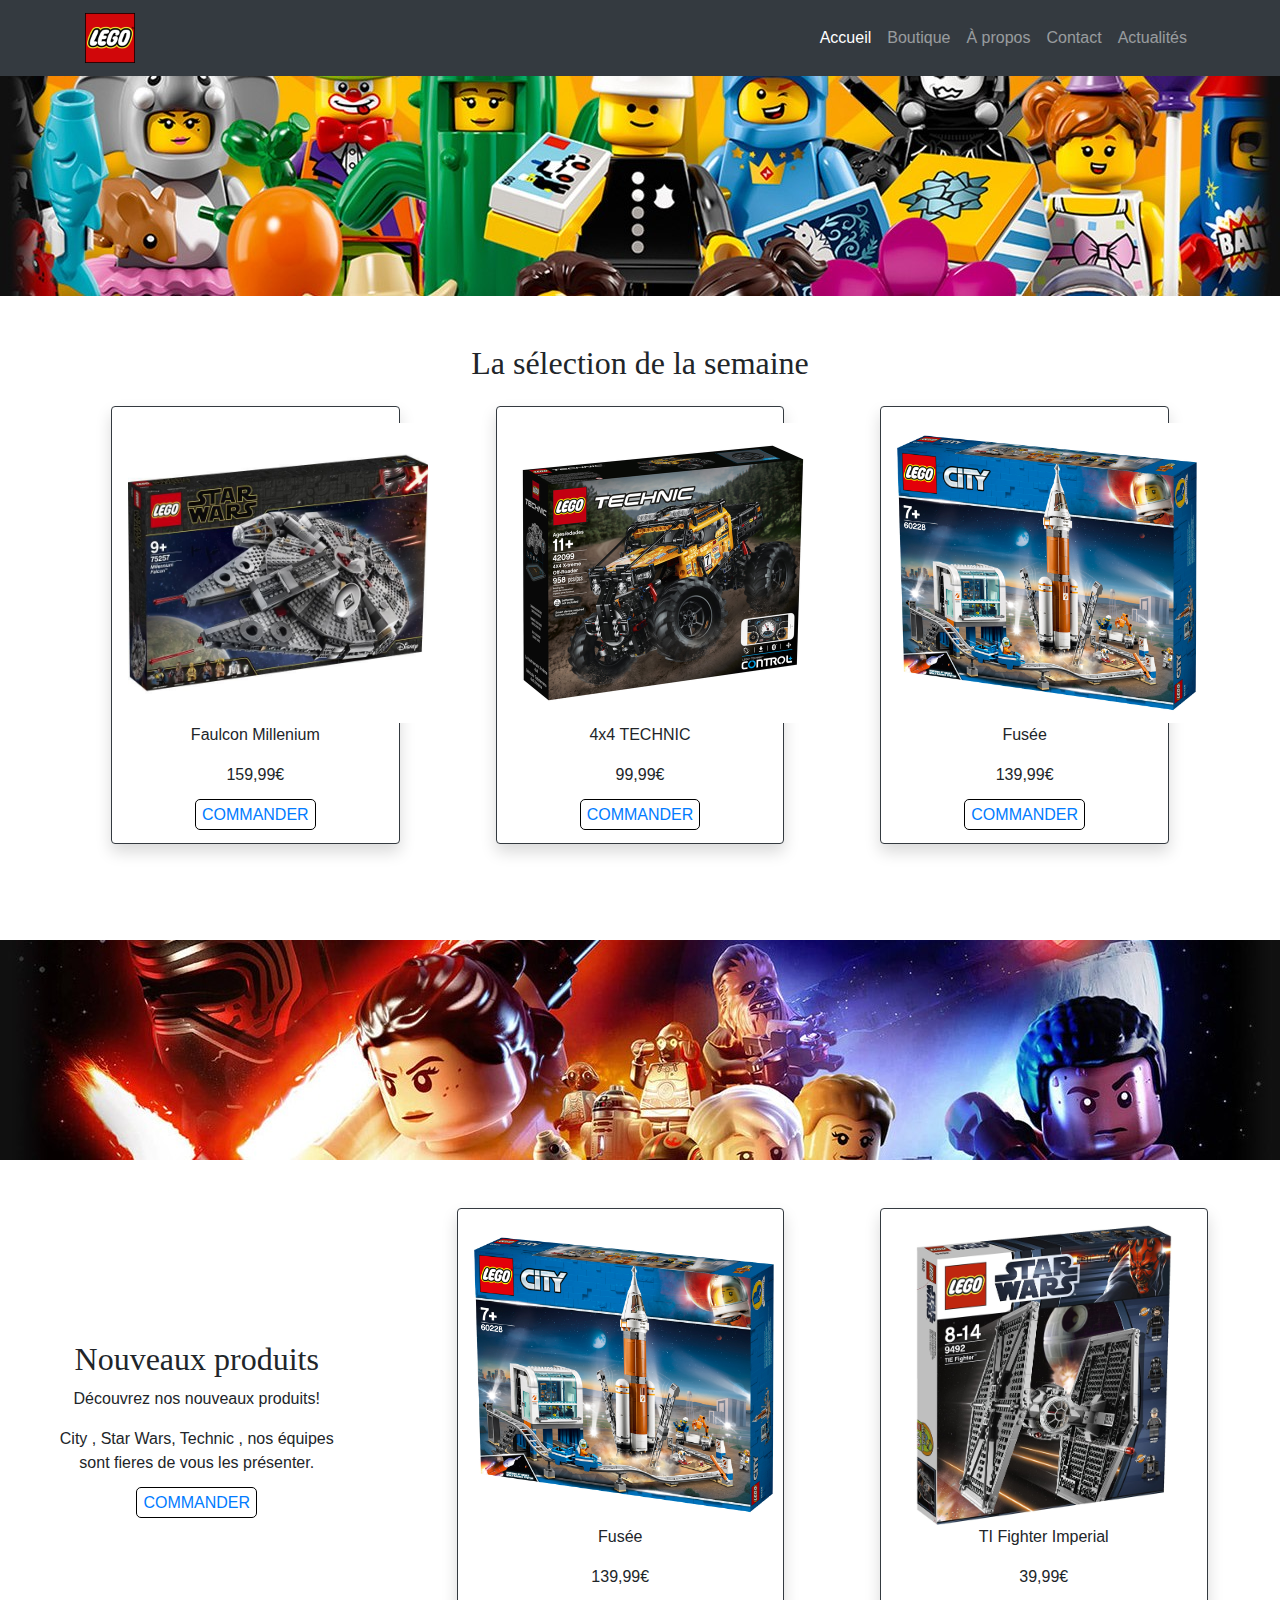
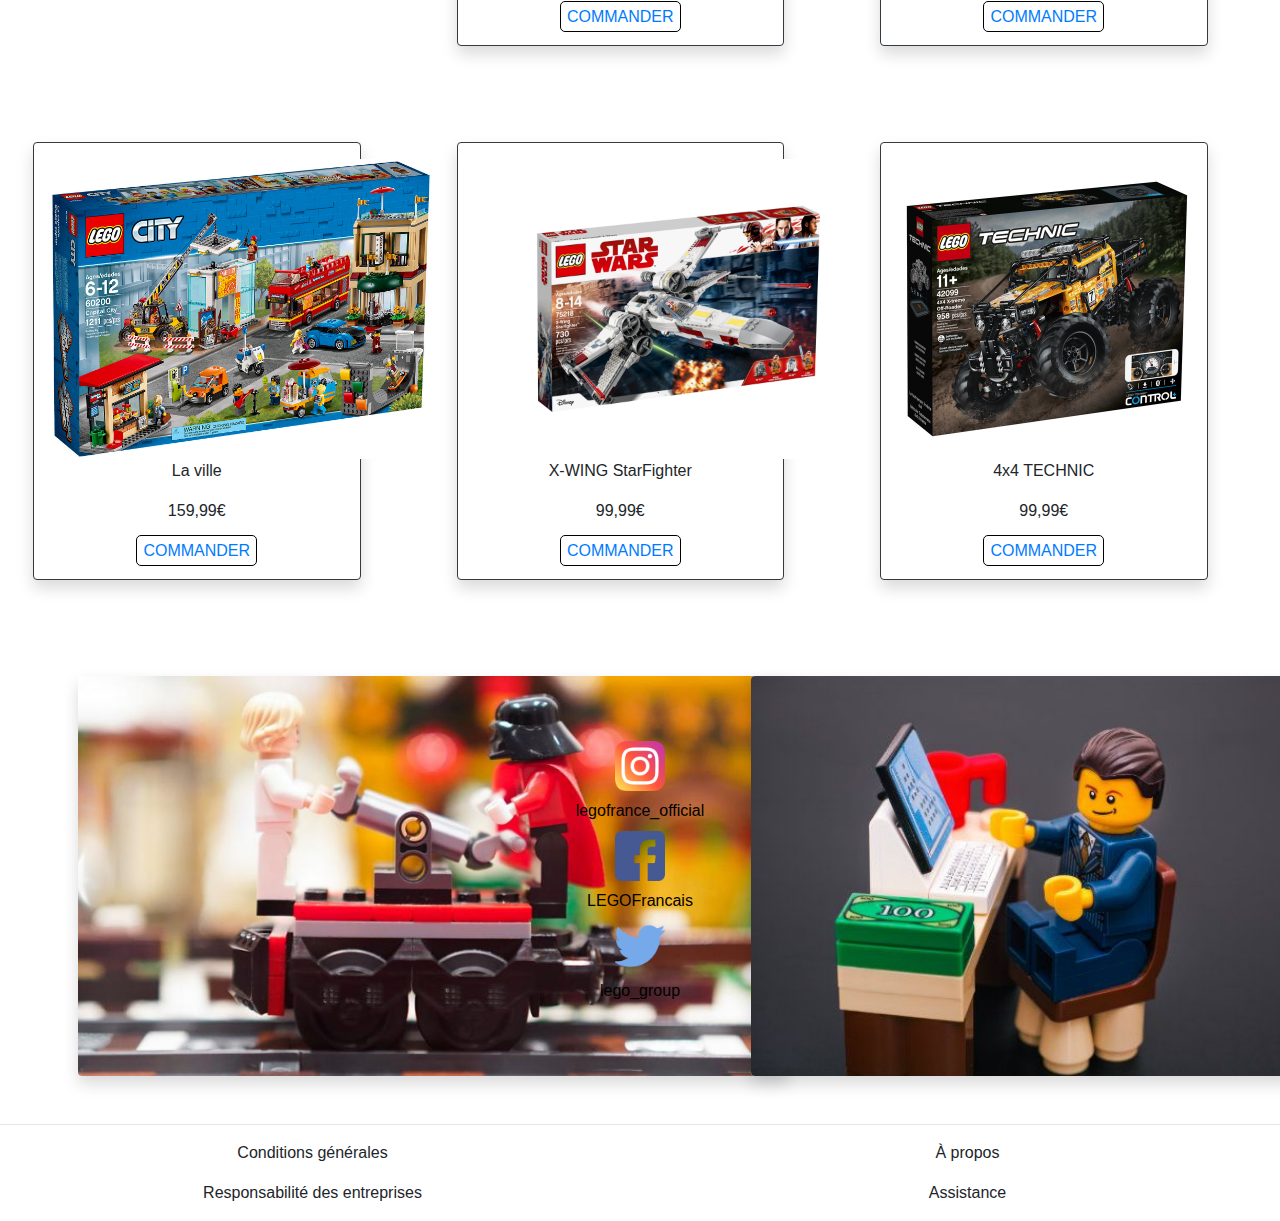
<file: Projet web antoine rollet G1S1A/code/index.html>
<!doctype html>

<html lang="fr">
  <head>
    <meta charset="utf-8">
    <meta name="viewport" content="width=device-width, initial-scale=1, shrink-to-fit=no">

    <link rel="stylesheet" type="text/css" href="style.css">
    <link href="https://fonts.googleapis.com/css?family=Abril+Fatface&display=swap" rel="stylesheet">
    <link rel="stylesheet" href="https://stackpath.bootstrapcdn.com/bootstrap/4.3.1/css/bootstrap.min.css" integrity="sha384-ggOyR0iXCbMQv3Xipma34MD+dH/1fQ784/j6cY/iJTQUOhcWr7x9JvoRxT2MZw1T" crossorigin="anonymous">

    <title>LEGO</title>
  </head>


  <body>

	  	<nav class="navbar navbar-expand-lg navbar navbar-dark bg-dark sticky-top">
	  		<div class="container">
  		<a class="navbar-brand" href="#"><img src="../images/Lego.png" class="logo" alt="Logo"></a>
  <button class="navbar-toggler" type="button" data-toggle="collapse" data-target="#navbarSupportedContent" aria-controls="navbarSupportedContent" aria-expanded="false" aria-label="Toggle navigation">
    <span class="navbar-toggler-icon"></span>
  </button>

  <div class="collapse navbar-collapse" id="navbarSupportedContent">
    <ul class="navbar-nav mr-auto w-100 justify-content-end">
      <li class="nav-item active">
        <a class="nav-link" href="index.html">Accueil<span class="sr-only">(current)</span></a>
      </li>
      <li class="nav-item">
        <a class="nav-link" href="boutique.html">Boutique</a>
      </li>
      <li class="nav-item"> 
        <a class="nav-link" href="Apropos.html">À propos</a>
      </li>
      <li class="nav-item">
        <a class="nav-link" href="contact.html">Contact</a>
      </li>
      <li class="nav-item">
        <a class="nav-link" href="actualite.html">Actualités</a>
      </li>
    
    </ul>
  </div>
</div>
</nav>

	<header>
	<img src="../images/Voiturelogo.jpg" class="img-fluid" alt="entête" style="width: 100%">
	</header>

	<div class="container-fluid">
	<section class="row text-center m-5 d-flex justify-content-around">

		<div class="col-sm-12 mb-3">
			<h2>La sélection de la semaine</h2>
		</div>

			<div class="col-lg-3 p-3 shadow p-3 mb-5 bg-white rounded border border-dark">
					<img src="../images/sac7.jpg" class="new" alt="Faulcon Millenium">
					<p>Faulcon Millenium</p>
					<p>159,99€</p>
					<a href="produit.html" class="bouton">COMMANDER</a>
			</div>

			<div class="col-lg-3 p-3 shadow p-3 mb-5 bg-white rounded border border-dark">
					<img src="../images/sac2.jpg" class="new " alt="Faulcon">
					<p>4x4 TECHNIC</p>
					<p>99,99€</p>
					<a href="produit.html" class="bouton">COMMANDER</a>
			</div>

			<div class="col-lg-3 p-3 shadow p-3 mb-5 bg-white rounded border border-dark">
					<img src="../images/sac5.jpg" class="new" alt="Fusée">
					<p>Fusée</p>
					<p>139,99€</p>
					<a href="produit.html" class="bouton">COMMANDER</a>
			</div>
	</section>
	</div>

	<img src="../images/noel6.jpg"  class="grande-image" alt="grande image">
	




	<section class="row text-center d-flex">

		<div class="col-md-3 align-self-center m-5">
			<h2>Nouveaux produits</h2>
			<p> Découvrez nos nouveaux produits!</p>
			<p> City , Star Wars, Technic , nos équipes sont fieres de vous les présenter.</p>
			<a href="boutique.html" class="bouton">COMMANDER</a>
		</div>

		<div class="col-lg-3 shadow p-3 mb-5 bg-white rounded border border-dark m-5">
			<img src="../images/sac5.jpg" class="new" alt="Fusée">
			<p>Fusée</p>
			<p>139,99€</p>
			<a href="produit.html" class="bouton">COMMANDER</a>
		</div>

		<div class="col-lg-3 shadow p-3 mb-5 bg-white rounded border border-dark m-5">
			<img src="../images/petitsac.jpg" class="new" alt="TI">
			<p>TI Fighter Imperial</p>
			<p>39,99€</p>
			<a href="produit.html" class="bouton">COMMANDER</a>
		</div>

		<div class="col-lg-3 shadow p-3 mb-5 bg-white rounded border border-dark m-5">
			<img src="../images/bandoulière.jpg" class="new" alt="La ville">
			<p>La ville</p>
			<p>159,99€</p>
			<a href="produit.html" class="bouton">COMMANDER</a>
		</div>

		<div class="col-lg-3 shadow p-3 mb-5 bg-white rounded border border-dark m-5">
			<img src="../images/pochette.jpg" class="new" alt="X-WING">
			<p>X-WING StarFighter</p>
			<p>99,99€</p>
			<a href="produit.html" class="bouton">COMMANDER</a>
		</div>

		<div class="col-lg-3 shadow p-3 mb-5 bg-white rounded border border-dark m-5">
			<img src="../images/sac2.jpg" class="new" alt="4x4">
			<p>4x4 TECHNIC</p>
			<p>99,99€</p>
			<a href="produit.html" class="bouton">COMMANDER</a>
		</div>


	</section>


	<div class="container-fluid">
	<div class="row text-center m-5 d-flex justify-content-around">

		<div class="col-sm-5">
			<img src="../images/insta1.png" class="insta shadow bg-white rounded" alt="insta">
		</div>

		<div class="col-sm-2 align-self-center">
			<img src="../images/instagram.png" class="logo" alt="instagram">
			<a class="nav-link" href="https://www.instagram.com/legofrance_official/?hl=fr" style="color: black;">legofrance_official</a>
			<img src="../images/facebook.png" class="logo" alt="Facebook">
			<a class="nav-link" href="https://fr-fr.facebook.com/LEGOFrancais/" style="color: black;">LEGOFrancais</a>
			<img src="../images/twitter.png" class="logo" alt="Twitter">
			<a class="nav-link" href="https://twitter.com/lego_group" style="color: black;">lego_group</a>
		</div>

 
		<div class="col-sm-5">
			<img src="../images/insta2.png" class="insta shadow bg-white rounded" alt="insta2">
		</div>

	</div>
	</div>


<hr class="mt-5">
<footer class="row text-center d-flex">
	<div class="col-sm-6">
	<p>Conditions générales</p>
	<p>Responsabilité des entreprises</p>
	</div>

	<div class="col-sm-6">
	<p>À propos</p>
	<p>Assistance</p>
	</div>
</footer>






    <script src="https://code.jquery.com/jquery-3.3.1.slim.min.js" integrity="sha384-q8i/X+965DzO0rT7abK41JStQIAqVgRVzpbzo5smXKp4YfRvH+8abtTE1Pi6jizo" crossorigin="anonymous"></script>
    <script src="https://cdnjs.cloudflare.com/ajax/libs/popper.js/1.14.7/umd/popper.min.js" integrity="sha384-UO2eT0CpHqdSJQ6hJty5KVphtPhzWj9WO1clHTMGa3JDZwrnQq4sF86dIHNDz0W1" crossorigin="anonymous"></script>
    <script src="https://stackpath.bootstrapcdn.com/bootstrap/4.3.1/js/bootstrap.min.js" integrity="sha384-JjSmVgyd0p3pXB1rRibZUAYoIIy6OrQ6VrjIEaFf/nJGzIxFDsf4x0xIM+B07jRM" crossorigin="anonymous"></script>
  </body>
</html>
</file>
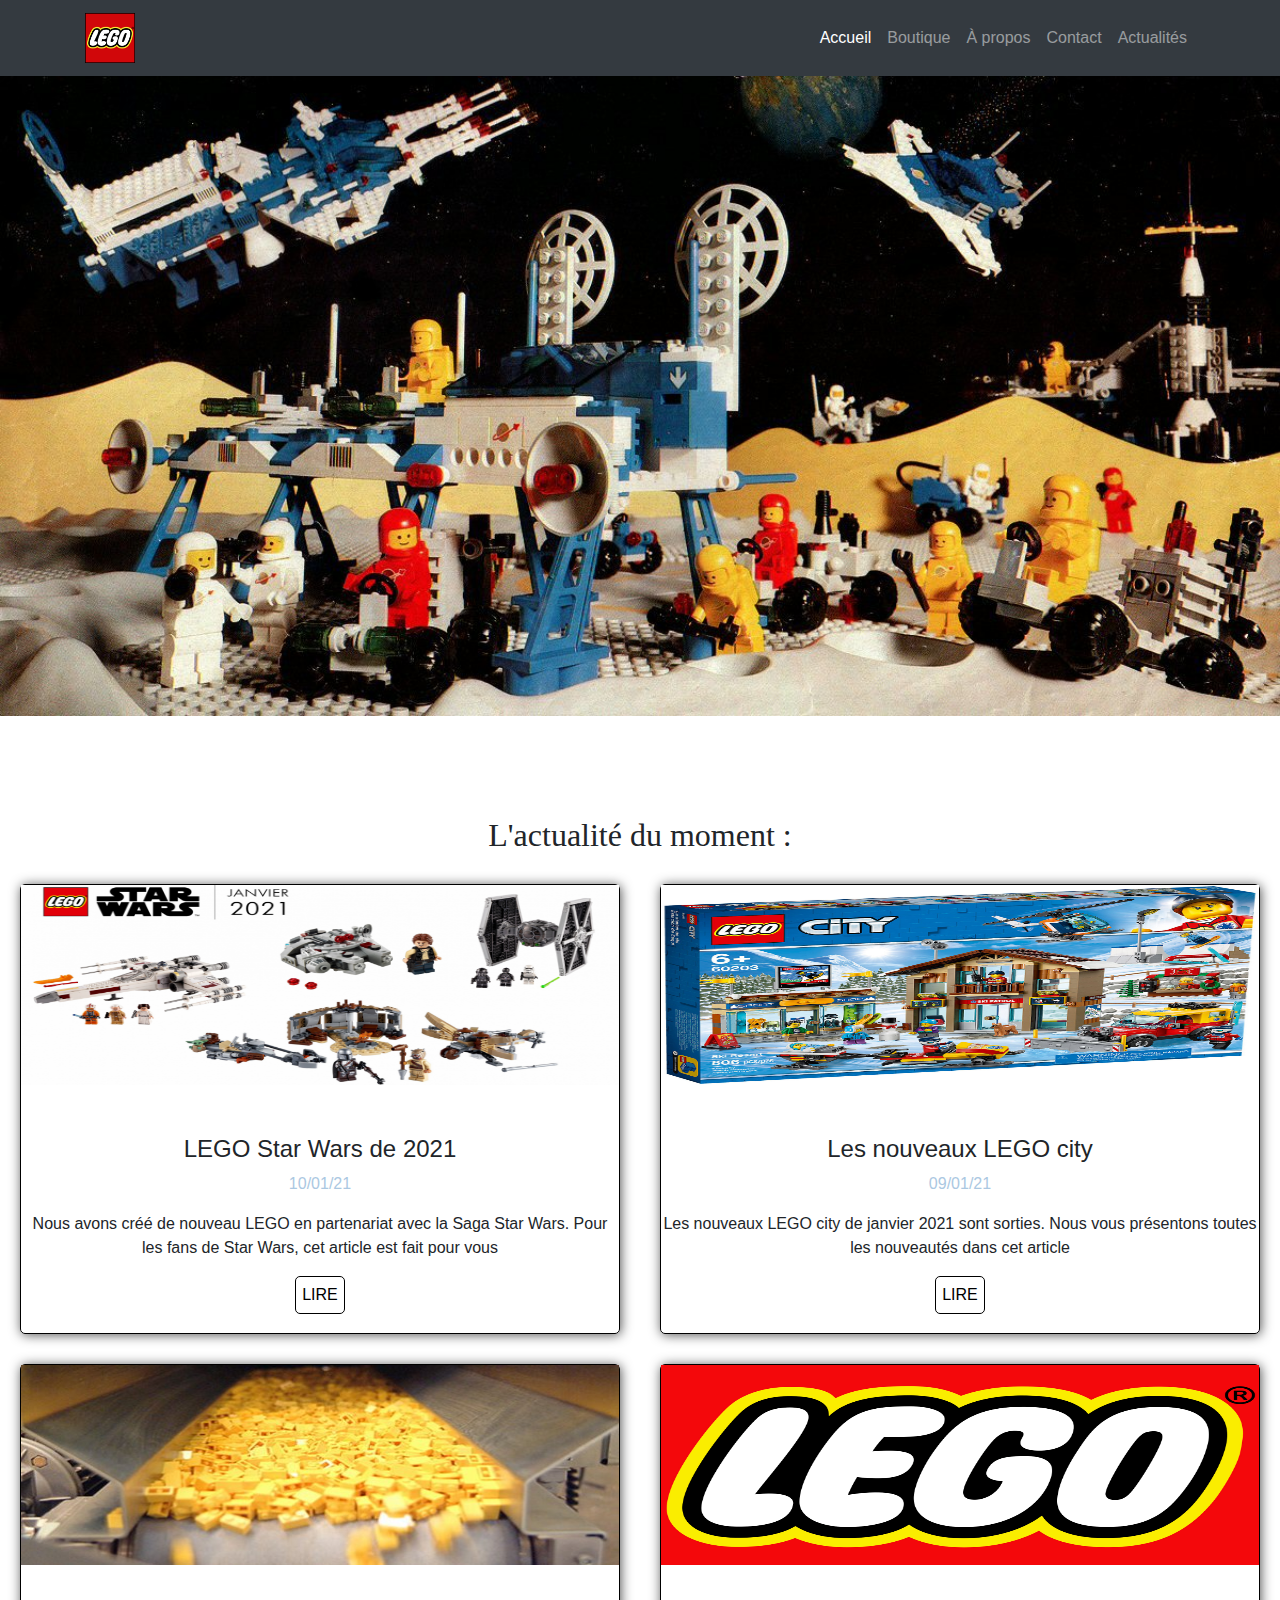
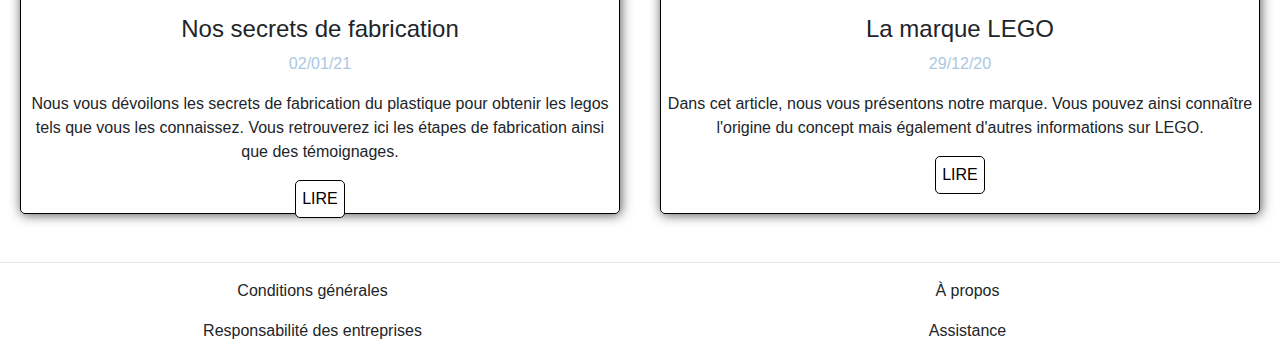
<file: Projet web antoine rollet G1S1A/code/actualite.html>
<!doctype html>


<html lang="fr">
  <head>
    <meta charset="utf-8">
    <meta name="viewport" content="width=device-width, initial-scale=1, shrink-to-fit=no">

    <link rel="stylesheet" type="text/css" href="style.css">
    <link href="https://fonts.googleapis.com/css?family=Abril+Fatface&display=swap" rel="stylesheet">
    <link rel="stylesheet" href="https://stackpath.bootstrapcdn.com/bootstrap/4.3.1/css/bootstrap.min.css" integrity="sha384-ggOyR0iXCbMQv3Xipma34MD+dH/1fQ784/j6cY/iJTQUOhcWr7x9JvoRxT2MZw1T" crossorigin="anonymous">

    <title>LEGO</title>
  </head>


  <body>

	  	<nav class="navbar navbar-expand-lg navbar navbar-dark bg-dark sticky-top">
        <div class="container">
        <a class="navbar-brand" href="#"><img src="../images/logo.png" class="logo" alt="Logo"></a>
  <button class="navbar-toggler" type="button" data-toggle="collapse" data-target="#navbarSupportedContent" aria-controls="navbarSupportedContent" aria-expanded="false" aria-label="Toggle navigation">
    <span class="navbar-toggler-icon"></span>
  </button>

  <div class="collapse navbar-collapse" id="navbarSupportedContent">
    <ul class="navbar-nav mr-auto w-100 justify-content-end">
      <li class="nav-item active">
        <a class="nav-link" href="index.html">Accueil<span class="sr-only">(current)</span></a>
      </li>
      <li class="nav-item">
        <a class="nav-link" href="boutique.html">Boutique</a>
      </li>
      <li class="nav-item"> 
        <a class="nav-link" href="Apropos.html">À propos</a>
      </li>
      <li class="nav-item">
        <a class="nav-link" href="contact.html">Contact</a>
      </li>
      <li class="nav-item">
        <a class="nav-link" href="actualite.html">Actualités</a>
      </li>
    
    </ul>
  </div>
</div>
</nav>

  <header>
    <img src="../images/actu.jpg" class="img-fluid" alt="entête" style="width: 100%">
  </header>

<section class="section2">

    <h2>L'actualité du moment :</h2>

  <section class="section5">

    <div class="similaire2"> 
      <img src="../images/nouveau.jpg" class="actualité" alt="Article1">
      <h4>LEGO Star Wars de 2021</h4>
      <p class="date">10/01/21</p>
      <p>Nous avons créé de nouveau LEGO en partenariat avec la Saga Star Wars. Pour les fans de Star Wars, cet article est fait pour vous</p>
      <button class="bouton"> 
        LIRE
      </button>
    </div>

    <div class="similaire2">
      <img src="../images/defile.jpg" class="actualité" alt="Article2">
      <h4>Les nouveaux LEGO city</h4>
      <p class="date">09/01/21</p>
      <p>Les nouveaux LEGO city de janvier 2021 sont sorties. Nous vous présentons toutes les nouveautés dans cet article</p>
      <button class="bouton"> 
        LIRE
      </button>
    </div>

  </section>

  <section class="section5">

    <div class="similaire2">
      <img src="../images/fabrication.jpg" class="actualité" alt="Artcile3">
      <h4>Nos secrets de fabrication</h4>
      <p class="date">02/01/21</p>
      <p>Nous vous dévoilons les secrets de fabrication du plastique pour obtenir les legos tels que vous les connaissez. Vous retrouverez ici les étapes de fabrication ainsi que des témoignages.</p>
      <button class="bouton"> 
        LIRE
      </button>
    </div>

    <div class="similaire2">
      <img src="../images/logo3.png" class="actualité" alt="Article4">
      <h4>La marque LEGO</h4>
      <p class="date">29/12/20</p>
      <p>Dans cet article, nous vous présentons notre marque. Vous pouvez ainsi connaître l'origine du concept mais également d'autres informations sur LEGO.</p>
      <button class="bouton"> 
        LIRE
      </button>
    </div>

  </section>
</section>

<hr class="mt-5">
<footer class="row text-center d-flex">
  <div class="col-sm-6">
  <p>Conditions générales</p>
  <p>Responsabilité des entreprises</p>
  </div>

  <div class="col-sm-6">
  <p>À propos</p>
  <p>Assistance</p>
  </div>
</footer>

</body>
</html>
</file>
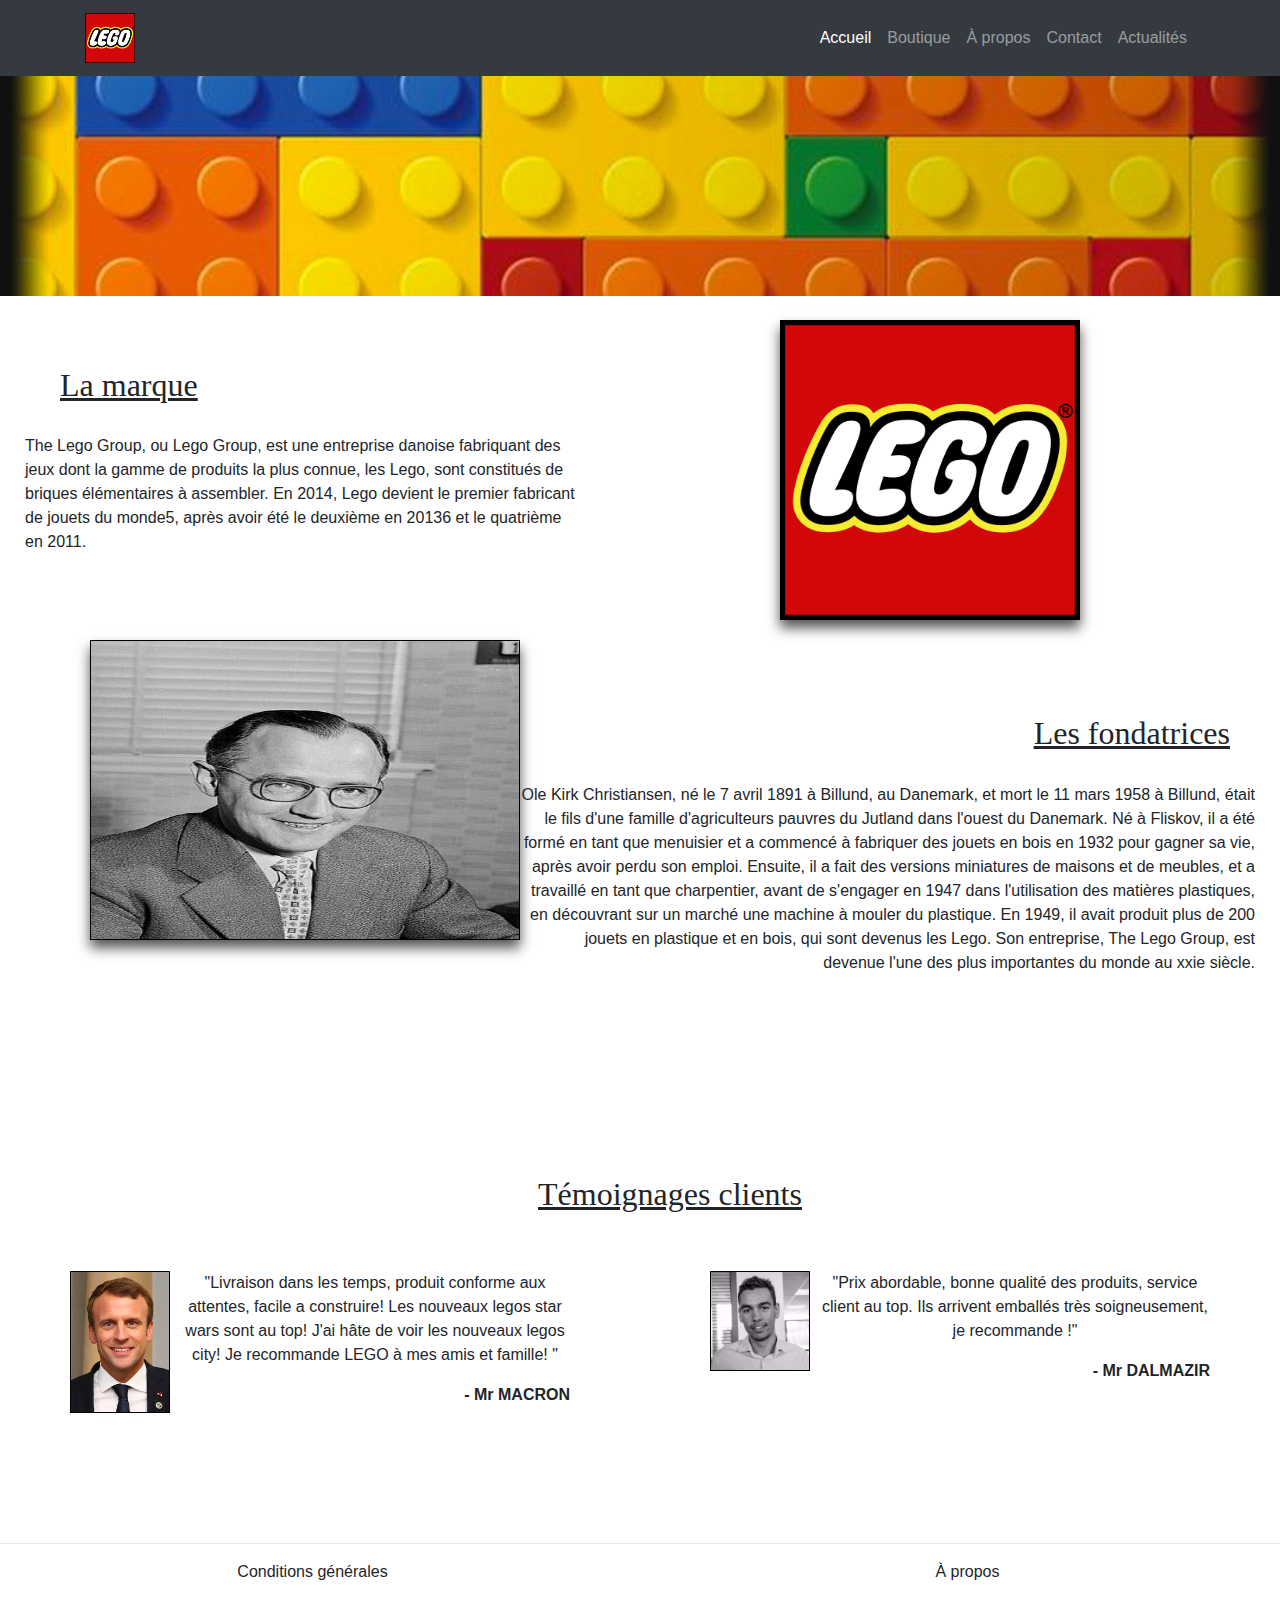
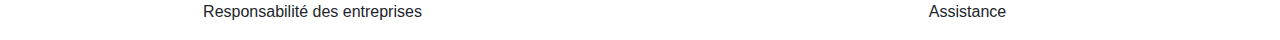
<file: Projet web antoine rollet G1S1A/code/Apropos.html>
<!DOCTYPE html>

<html lang="fr">

<head>

	<title>LEGO</title>

	<meta charset="utf-8">
    <meta name="viewport" content="width=device-width, initial-scale=1, shrink-to-fit=no">

    <link rel="stylesheet" type="text/css" href="style.css">
    <link href="https://fonts.googleapis.com/css?family=Abril+Fatface&display=swap" rel="stylesheet">
    <link rel="stylesheet" href="https://stackpath.bootstrapcdn.com/bootstrap/4.3.1/css/bootstrap.min.css" integrity="sha384-ggOyR0iXCbMQv3Xipma34MD+dH/1fQ784/j6cY/iJTQUOhcWr7x9JvoRxT2MZw1T" crossorigin="anonymous">

</head>

<body>
<nav class="navbar navbar-expand-lg navbar navbar-dark bg-dark sticky-top">
	  		<div class="container">
  		<a class="navbar-brand" href="#"><img src="../images/logo.png" class="logo" alt="Logo"></a>
  <button class="navbar-toggler" type="button" data-toggle="collapse" data-target="#navbarSupportedContent" aria-controls="navbarSupportedContent" aria-expanded="false" aria-label="Toggle navigation">
    <span class="navbar-toggler-icon"></span>
  </button>

  <div class="collapse navbar-collapse" id="navbarSupportedContent">
    <ul class="navbar-nav mr-auto w-100 justify-content-end">
      <li class="nav-item active">
        <a class="nav-link" href="index.html">Accueil<span class="sr-only">(current)</span></a>
      </li>
      <li class="nav-item">
        <a class="nav-link" href="boutique.html">Boutique</a>
      </li>
      <li class="nav-item"> 
        <a class="nav-link" href="Apropos.html">À propos</a>
      </li>
      <li class="nav-item">
        <a class="nav-link" href="contact.html">Contact</a>
      </li>
      <li class="nav-item">
        <a class="nav-link" href="actualite.html">Actualités</a>
      </li>
    
    </ul>
  </div>
</div>
</nav>

	<header>
	<img src="../images/banniereV.jpeg" style="width: 100%" alt="BanniereV">
	</header>

	<h2 class="premier">La marque</h2>

	<div class="marque">

		<p>The Lego Group, ou Lego Group, est une entreprise danoise fabriquant des jeux dont la gamme de produits la plus connue, les Lego, sont constitués de briques élémentaires à assembler. En 2014, Lego devient le premier fabricant de jouets du monde5, après avoir été le deuxième en 20136 et le quatrième en 2011.</p>
		
	</div>

	<img src="../images/sacgris.jpeg" id="gris" alt="Produit1">

	<img src="../images/fonda.JPG" id="fonda" alt="Produit2">		

		<h2 class="deuxieme">Les fondatrices</h2>

	<div class="equipe">
		
		<p>Ole Kirk Christiansen, né le 7 avril 1891 à Billund, au Danemark, et mort le 11 mars 1958 à Billund, était le fils d'une famille d'agriculteurs pauvres du Jutland dans l'ouest du Danemark. Né à Fliskov, il a été formé en tant que menuisier et a commencé à fabriquer des jouets en bois en 1932 pour gagner sa vie, après avoir perdu son emploi. Ensuite, il a fait des versions miniatures de maisons et de meubles, et a travaillé en tant que charpentier, avant de s'engager en 1947 dans l'utilisation des matières plastiques, en découvrant sur un marché une machine à mouler du plastique. En 1949, il avait produit plus de 200 jouets en plastique et en bois, qui sont devenus les Lego. Son entreprise, The Lego Group, est devenue l'une des plus importantes du monde au xxie siècle. </p>

	</div>



	<section>

		<h2 class="troisieme">Témoignages clients</h2>

		<div class="section1">
			<div class="parcours"> 

			<img src="../images/marina.jpeg" class="photo" alt="Produit3">

			<p>"Livraison dans les temps, produit conforme aux attentes, facile a construire! Les nouveaux legos star wars sont au top! J'ai hâte de voir les nouveaux legos city! Je recommande LEGO à mes amis et famille! " </p>
			<p class="nomavis">- Mr MACRON</p>

			</div>

			<div class="parcours"> 

			<img src="../images/alie.jpeg" class="photo" alt="Produit4">

			<p>"Prix abordable, bonne qualité des produits, service client au top. Ils arrivent emballés très soigneusement, je recommande !"</p>
			<p class="nomavis">- Mr DALMAZIR</p>

			</div>

		</div>
	</section>
​


	<hr class="mt-5">
<footer class="row text-center d-flex">
	<div class="col-sm-6">
	<p>Conditions générales</p>
	<p>Responsabilité des entreprises</p>
	</div>

	<div class="col-sm-6">
	<p>À propos</p>
	<p>Assistance</p>
	</div>
</footer>

</body>

</html>
</file>
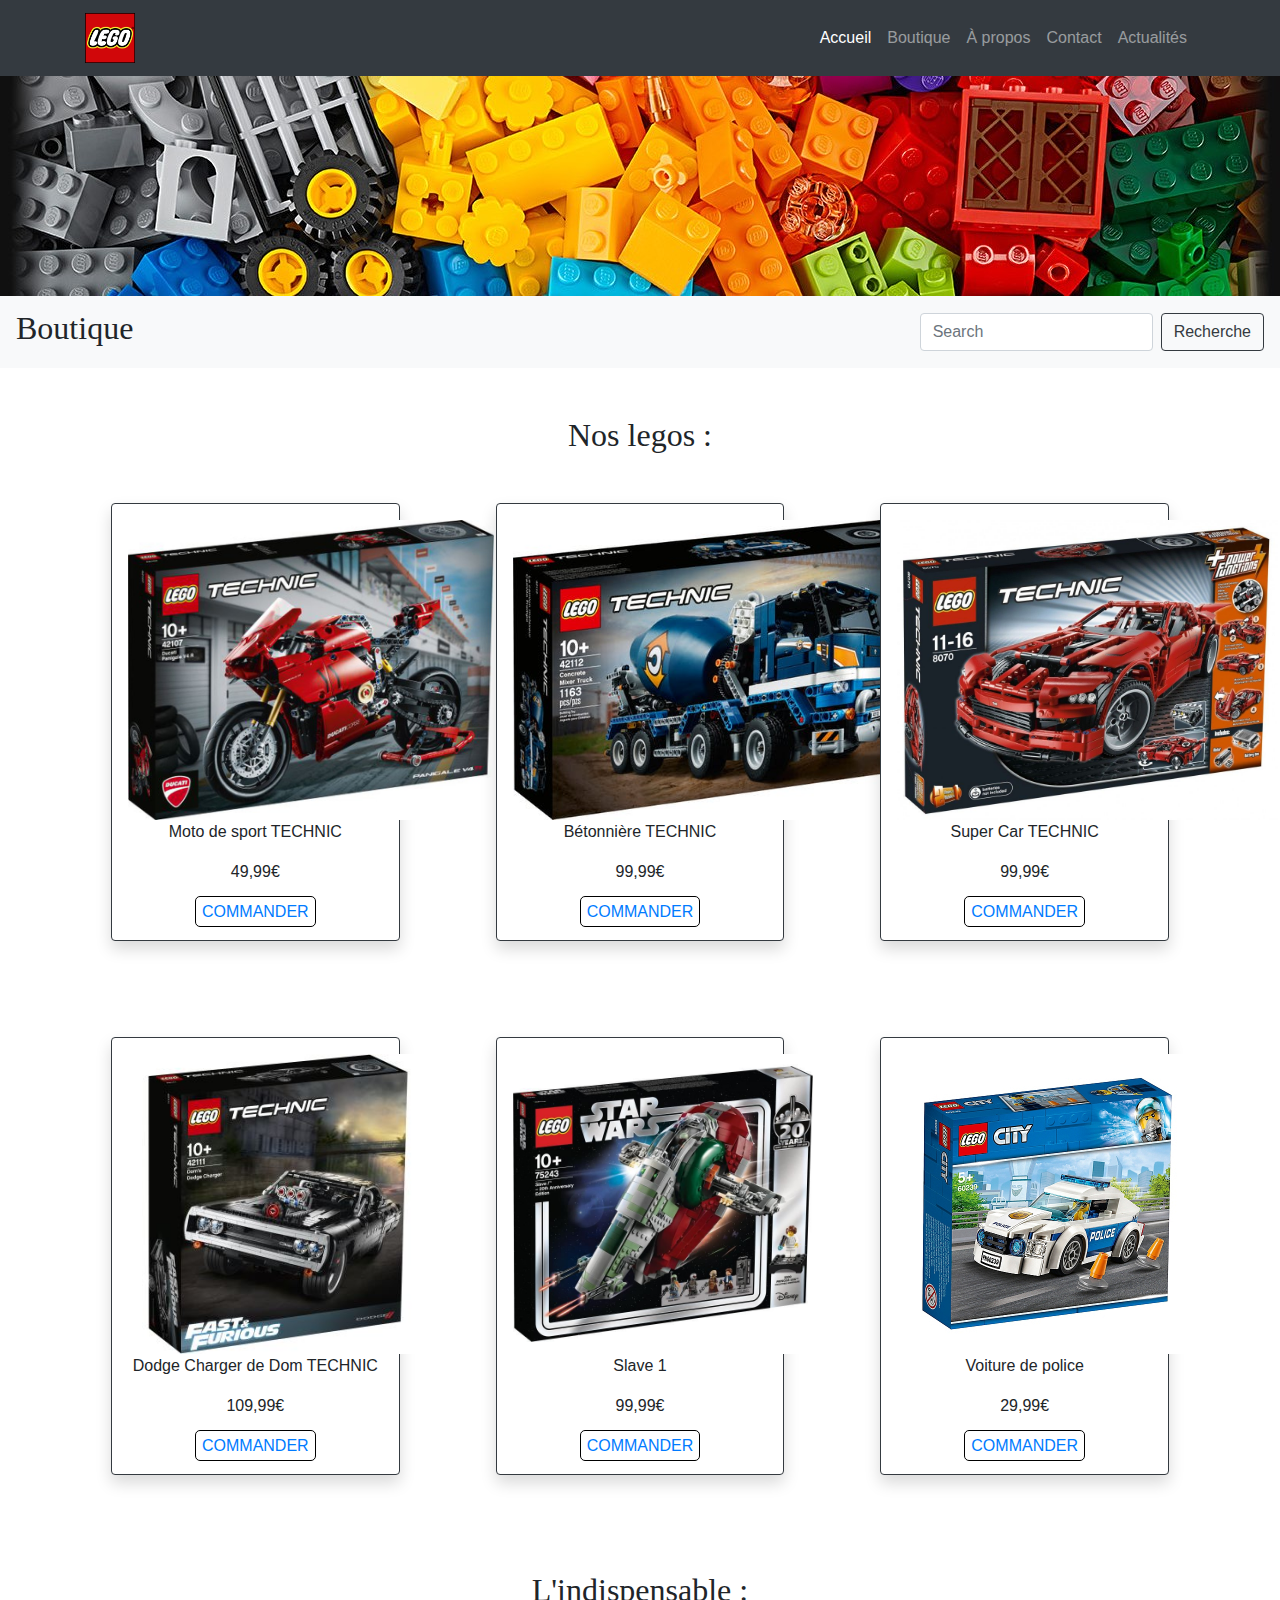
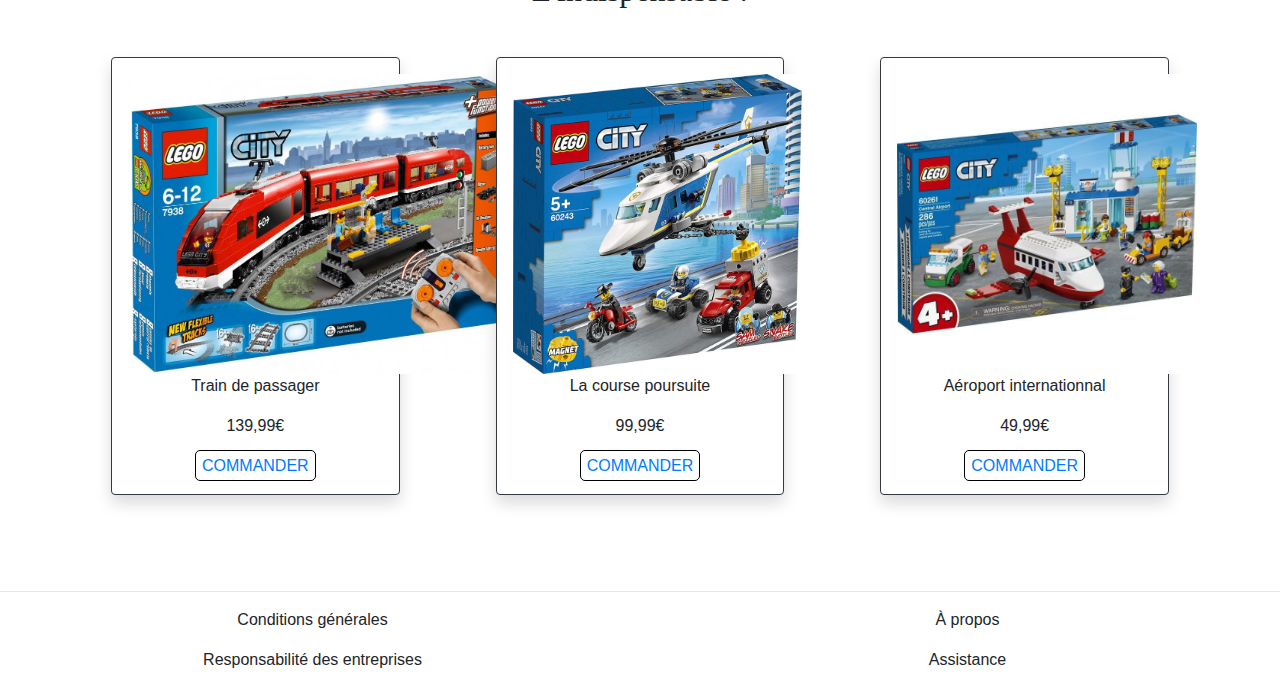
<file: Projet web antoine rollet G1S1A/code/boutique.html>
<!DOCTYPE html>

<html lang="fr">
  <head>
    <meta charset="utf-8">
    <meta name="viewport" content="width=device-width, initial-scale=1, shrink-to-fit=no">

    <link rel="stylesheet" type="text/css" href="style.css">
    <link href="https://fonts.googleapis.com/css?family=Abril+Fatface&display=swap" rel="stylesheet">
    <link rel="stylesheet" href="https://stackpath.bootstrapcdn.com/bootstrap/4.3.1/css/bootstrap.min.css" integrity="sha384-ggOyR0iXCbMQv3Xipma34MD+dH/1fQ784/j6cY/iJTQUOhcWr7x9JvoRxT2MZw1T" crossorigin="anonymous">

    <title>LEGO</title>
  </head>


  <body>
<nav class="navbar navbar-expand-lg navbar navbar-dark bg-dark sticky-top">
	  		<div class="container">
  		<a class="navbar-brand" href="#"><img src="../images/logo.png" class="logo" alt="Logo"></a>
  <button class="navbar-toggler" type="button" data-toggle="collapse" data-target="#navbarSupportedContent" aria-controls="navbarSupportedContent" aria-expanded="false" aria-label="Toggle navigation">
    <span class="navbar-toggler-icon"></span>
  </button>

  <div class="collapse navbar-collapse" id="navbarSupportedContent">
    <ul class="navbar-nav mr-auto w-100 justify-content-end">
      <li class="nav-item active">
        <a class="nav-link" href="index.html">Accueil<span class="sr-only">(current)</span></a>
      </li>
      <li class="nav-item">
        <a class="nav-link" href="boutique.html">Boutique</a>
      </li>
      <li class="nav-item"> 
        <a class="nav-link" href="Apropos.html">À propos</a>
      </li>
      <li class="nav-item">
        <a class="nav-link" href="contact.html">Contact</a>
      </li>
      <li class="nav-item">
        <a class="nav-link" href="actualite.html">Actualités</a>
      </li>
    
    </ul>
  </div>
</div>
</nav>

	<header>
	<img src="../images/sacados.jpeg" class="lego-boutique" style="width: 100%" alt="Boutique">
	</header>

	<nav class="navbar navbar-light bg-light">
  <a class="navbar-brand"><h2>Boutique</h2></a>
  <form class="form-inline">
    <input class="form-control mr-sm-2" type="search" placeholder="Search" aria-label="Search">
    <button class="btn btn-outline-dark my-2 my-sm-0" type="submit">Recherche</button>
  </form>
</nav>

<h2 class="text-center mt-5">Nos legos :</h2>
	
<div class="container-fluid">
	<div class="row text-center m-5 d-flex justify-content-around">

			<div class="col-lg-3 p-3 shadow p-3 mb-5 bg-white rounded border border-dark">
				<img src="../images/sac1.jpeg" alt="Voske gris" class="new">
					<p>Moto de sport TECHNIC</p>
					<p>49,99€</p>
					<a href="produit.html" class="bouton">COMMANDER</a>
			</div>

			<div class="col-lg-3 p-3 shadow p-3 mb-5 bg-white rounded border border-dark">
				<img src="../images/sac2.jpeg" alt="Voske tri-color" class="new ">
					<p>Bétonnière TECHNIC</p>
					<p>99,99€</p>
					<a href="produit.html" class="bouton">COMMANDER</a>
			</div>

			<div class="col-lg-3 p-3 shadow p-3 mb-5 bg-white rounded border border-dark">
				<img src="../images/sac3.jpeg" alt="Voske mini" class="new">
					<p>Super Car TECHNIC</p>
					<p>99,99€</p>
					<a href="produit.html" class="bouton">COMMANDER</a>
			</div>
		</div>

	<div class="row text-center m-5 d-flex justify-content-around">

			<div class="col-lg-3 p-3 shadow p-3 mb-5 bg-white rounded border border-dark">
				<img src="../images/sac4.jpeg" alt="Voske taupe" class="new">
					<p>Dodge Charger de Dom TECHNIC</p>
					<p>109,99€</p>
					<a href="produit.html" class="bouton">COMMANDER</a>
			</div>

			<div class="col-lg-3 p-3 shadow p-3 mb-5 bg-white rounded border border-dark">
				<img src="../images/sac5.jpeg" alt="Voske rose" class="new">
					<p>Slave 1</p>
					<p>99,99€</p>
					<a href="produit.html" class="bouton">COMMANDER</a>
			</div>

			<div class="col-lg-3 p-3 shadow p-3 mb-5 bg-white rounded border border-dark">
				<img src="../images/sac6.jpeg" id="sixieme" alt="Voske long" class="new">
					<p>Voiture de police</p>
					<p>29,99€</p>
					<a href="produit.html" class="bouton">COMMANDER</a>
			</div>
		</div>
</div>

<h2 class="text-center">L'indispensable :</h2>

<div class="container-fluid" id="#totebag">
	<div class="row text-center m-5 d-flex justify-content-around">

			<div class="col-lg-3 p-3 shadow p-3 mb-5 bg-white rounded border border-dark">
				<img src="../images/T1.jpg" alt="Voske gris" class="new">
					<p>Train de passager</p>
					<p>139,99€</p>
					<a href="produit.html" class="bouton">COMMANDER</a>
			</div>

			<div class="col-lg-3 p-3 shadow p-3 mb-5 bg-white rounded border border-dark">
				<img src="../images/T2.jpg" alt="Voske tri-color" class="new ">
					<p>La course poursuite</p>
					<p>99,99€</p>
					<a href="produit.html" class="bouton">COMMANDER</a>
			</div>

			<div class="col-lg-3 p-3 shadow p-3 mb-5 bg-white rounded border border-dark">
				<img src="../images/T3.jpg" alt="Voske mini" class="new">
					<p>Aéroport internationnal</p>
					<p>49,99€</p>
					<a href="produit.html" class="bouton">COMMANDER</a>
			</div>
		</div>
</div>



<hr class="mt-5">
<footer class="row text-center d-flex">
	<div class="col-sm-6">
	<p>Conditions générales</p>
	<p>Responsabilité des entreprises</p>
	</div>

	<div class="col-sm-6">
	<p>À propos</p>
	<p>Assistance</p>
	</div>
</footer>



 <script src="https://code.jquery.com/jquery-3.3.1.slim.min.js" integrity="sha384-q8i/X+965DzO0rT7abK41JStQIAqVgRVzpbzo5smXKp4YfRvH+8abtTE1Pi6jizo" crossorigin="anonymous"></script>
    <script src="https://cdnjs.cloudflare.com/ajax/libs/popper.js/1.14.7/umd/popper.min.js" integrity="sha384-UO2eT0CpHqdSJQ6hJty5KVphtPhzWj9WO1clHTMGa3JDZwrnQq4sF86dIHNDz0W1" crossorigin="anonymous"></script>
    <script src="https://stackpath.bootstrapcdn.com/bootstrap/4.3.1/js/bootstrap.min.js" integrity="sha384-JjSmVgyd0p3pXB1rRibZUAYoIIy6OrQ6VrjIEaFf/nJGzIxFDsf4x0xIM+B07jRM" crossorigin="anonymous"></script>

</body>
</html>
</file>
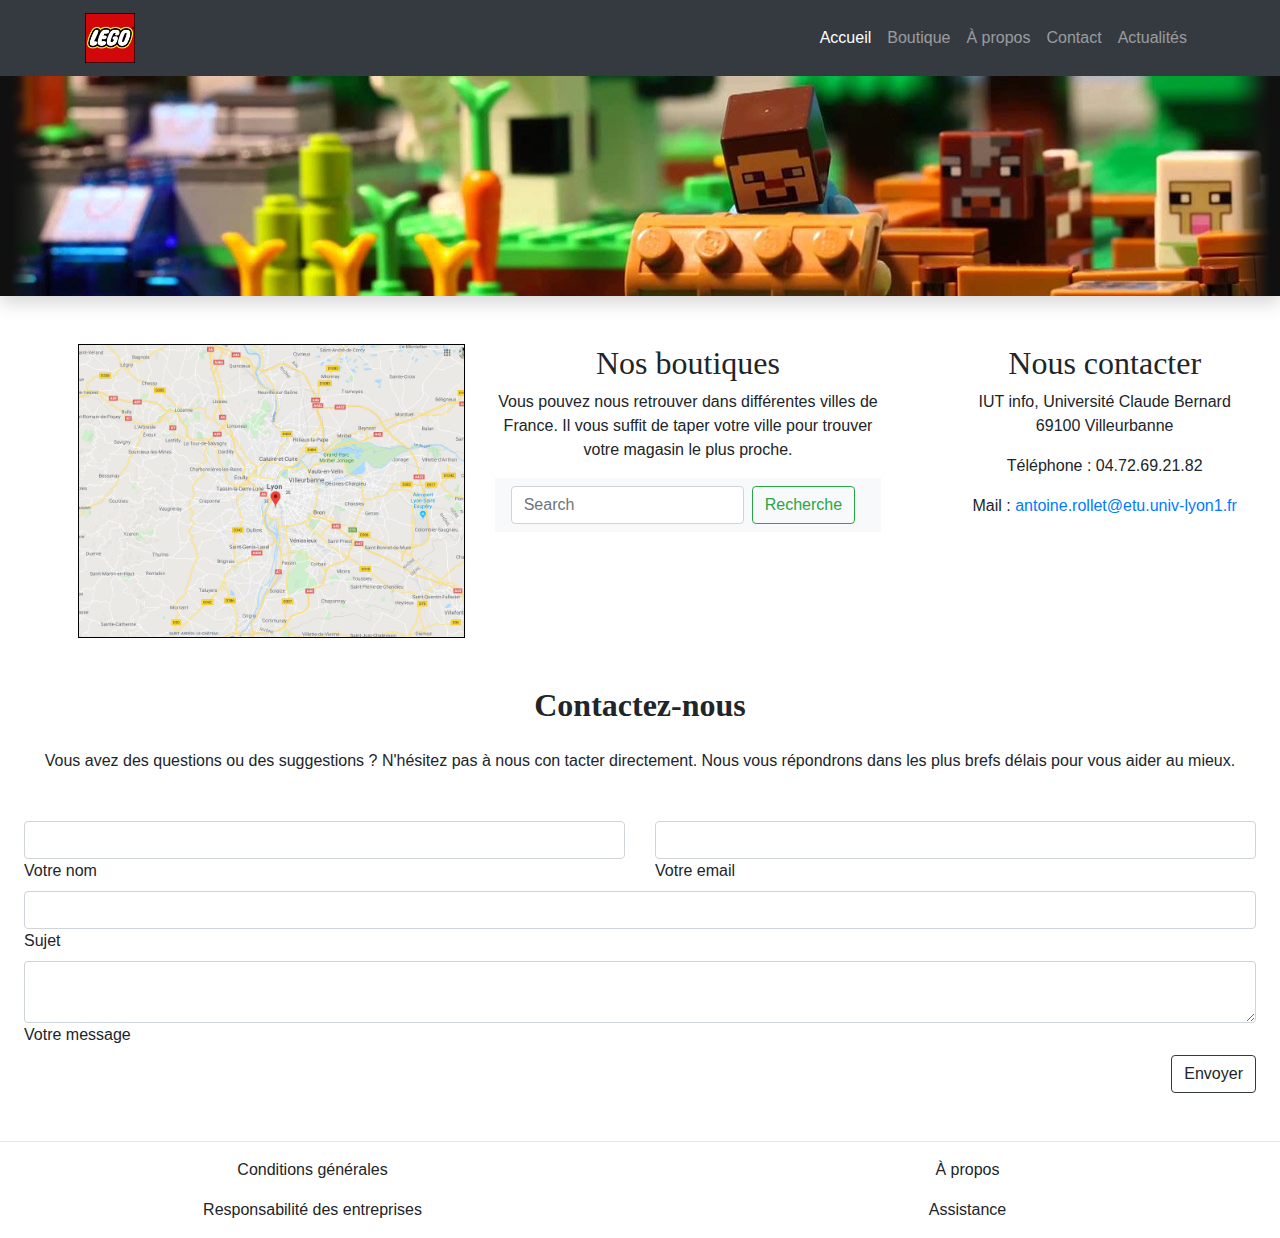
<file: Projet web antoine rollet G1S1A/code/contact.html>
<!DOCTYPE html>

<html lang="fr">
  <head>
    <meta charset="utf-8">
    <meta name="viewport" content="width=device-width, initial-scale=1, shrink-to-fit=no">

    <link rel="stylesheet" type="text/css" href="style.css">
    <link href="https://fonts.googleapis.com/css?family=Abril+Fatface&display=swap" rel="stylesheet">
    <link rel="stylesheet" href="https://stackpath.bootstrapcdn.com/bootstrap/4.3.1/css/bootstrap.min.css" integrity="sha384-ggOyR0iXCbMQv3Xipma34MD+dH/1fQ784/j6cY/iJTQUOhcWr7x9JvoRxT2MZw1T" crossorigin="anonymous">

    <title>LEGO</title>
  </head>


  <body>

	  	<nav class="navbar navbar-expand-lg navbar navbar-dark bg-dark sticky-top">
	  		<div class="container">
  		<a class="navbar-brand" href="#"><img src="../images/logo.png" class="logo" alt="Logo"></a>
  <button class="navbar-toggler" type="button" data-toggle="collapse" data-target="#navbarSupportedContent" aria-controls="navbarSupportedContent" aria-expanded="false" aria-label="Toggle navigation">
    <span class="navbar-toggler-icon"></span>
  </button>

  <div class="collapse navbar-collapse" id="navbarSupportedContent">
    <ul class="navbar-nav mr-auto w-100 justify-content-end">
      <li class="nav-item active">
        <a class="nav-link" href="index.html">Accueil<span class="sr-only">(current)</span></a>
      </li>
      <li class="nav-item">
        <a class="nav-link" href="boutique.html">Boutique</a>
      </li>
      <li class="nav-item"> 
        <a class="nav-link" href="Apropos.html">À propos</a>
      </li>
      <li class="nav-item">
        <a class="nav-link" href="contact.html">Contact</a>
      </li>
      <li class="nav-item">
        <a class="nav-link" href="actualite.html">Actualités</a>
      </li>
    
    </ul>
  </div>
</div>
</nav>

	<header class="shadow bg-white">
	<img src="../images/bannierecontact.jpg" style="width: 100%" alt="Banniere contact">
	</header>

	<section class="container-fluid row text-center m-5 d-flex justify-content-between">

		<div class="col-md-4">
		<img src="../images/map.jpeg" style="width: 100% " id="map" class="img-fluid" alt="Responsive image">
		</div>

		<div class="col-md-4">
		<h2>Nos boutiques</h2>
		<p>Vous pouvez nous retrouver dans différentes villes de France. Il vous suffit de taper votre ville pour trouver votre magasin le plus proche.</p>

		<nav class="navbar navbar-light bg-light">
		  	<form class="form-inline">
		    <input class="form-control mr-sm-2" type="search" placeholder="Search" aria-label="Search">
		    <button class="btn btn-outline-success my-2 my-sm-0" type="submit">Recherche</button>
		  </form>
		</nav>

		</div>

		<div class="col-md-4">
		<h2>Nous contacter</h2>
		<address class="infocontact">IUT info, Université Claude Bernard <br>69100 Villeurbanne </address> <p>Téléphone : 04.72.69.21.82 </p> <p> Mail : <a href="mailto:antoine.rollet@etu.univ-lyon1.fr">antoine.rollet@etu.univ-lyon1.fr</a> </p>
		</div>

	</section>


	
<section class="m-4">
    <h2 class="h1-responsive font-weight-bold text-center my-4">Contactez-nous</h2>
    
    <p class="text-center w-responsive mx-auto mb-5"> Vous avez des questions ou des suggestions ? N'hésitez pas à nous con tacter directement. Nous vous répondrons dans les plus brefs délais pour vous aider au mieux.</p>

    <div class="row">
        <div class="col-md-12 mb-md-0 mb-5">
            <form id="contact-form" name="contact-form" action="mail.php" method="POST">

                <div class="row">
                    <div class="col-md-6">
                        <div class="md-form mb-0">
                            <input type="text" id="name" name="name" class="form-control">
                            <label for="name" class="">Votre nom</label>
                        </div>
                    </div>
                    
                    <div class="col-md-6">
                        <div class="md-form mb-0">
                            <input type="text" id="email" name="email" class="form-control">
                            <label for="email" class="">Votre email</label>
                        </div>
                    </div>
                </div>
                
                <div class="row">
                    <div class="col-md-12">
                        <div class="md-form mb-0">
                            <input type="text" id="subject" name="subject" class="form-control">
                            <label for="subject" class="">Sujet</label>
                        </div>
                    </div>
                </div>
                
                <div class="row">
                    <div class="col-md-12">

                        <div class="md-form">
                            <textarea id="message" name="message" rows="2" class="form-control md-textarea"></textarea>
                            <label for="message">Votre message</label>
                        </div>

                    </div>
                </div>
            </form>

            <div class="text-center text-md-right">
                <a class="btn btn-outline-dark" onclick="document.getElementById('contact-form').submit();">Envoyer</a>
            </div>

		</div>
    </div>

</section>




	<hr class="mt-5">
	<footer class="row text-center d-flex">
	<div class="col-sm-6">
	<p>Conditions générales</p>
	<p>Responsabilité des entreprises</p>
	</div>

	<div class="col-sm-6">
	<p>À propos</p>
	<p>Assistance</p>
	</div>
	</footer>


 	<script src="https://code.jquery.com/jquery-3.3.1.slim.min.js" integrity="sha384-q8i/X+965DzO0rT7abK41JStQIAqVgRVzpbzo5smXKp4YfRvH+8abtTE1Pi6jizo" crossorigin="anonymous"></script>
    <script src="https://cdnjs.cloudflare.com/ajax/libs/popper.js/1.14.7/umd/popper.min.js" integrity="sha384-UO2eT0CpHqdSJQ6hJty5KVphtPhzWj9WO1clHTMGa3JDZwrnQq4sF86dIHNDz0W1" crossorigin="anonymous"></script>
    <script src="https://stackpath.bootstrapcdn.com/bootstrap/4.3.1/js/bootstrap.min.js" integrity="sha384-JjSmVgyd0p3pXB1rRibZUAYoIIy6OrQ6VrjIEaFf/nJGzIxFDsf4x0xIM+B07jRM" crossorigin="anonymous"></script>

</body>

</html>
</file>
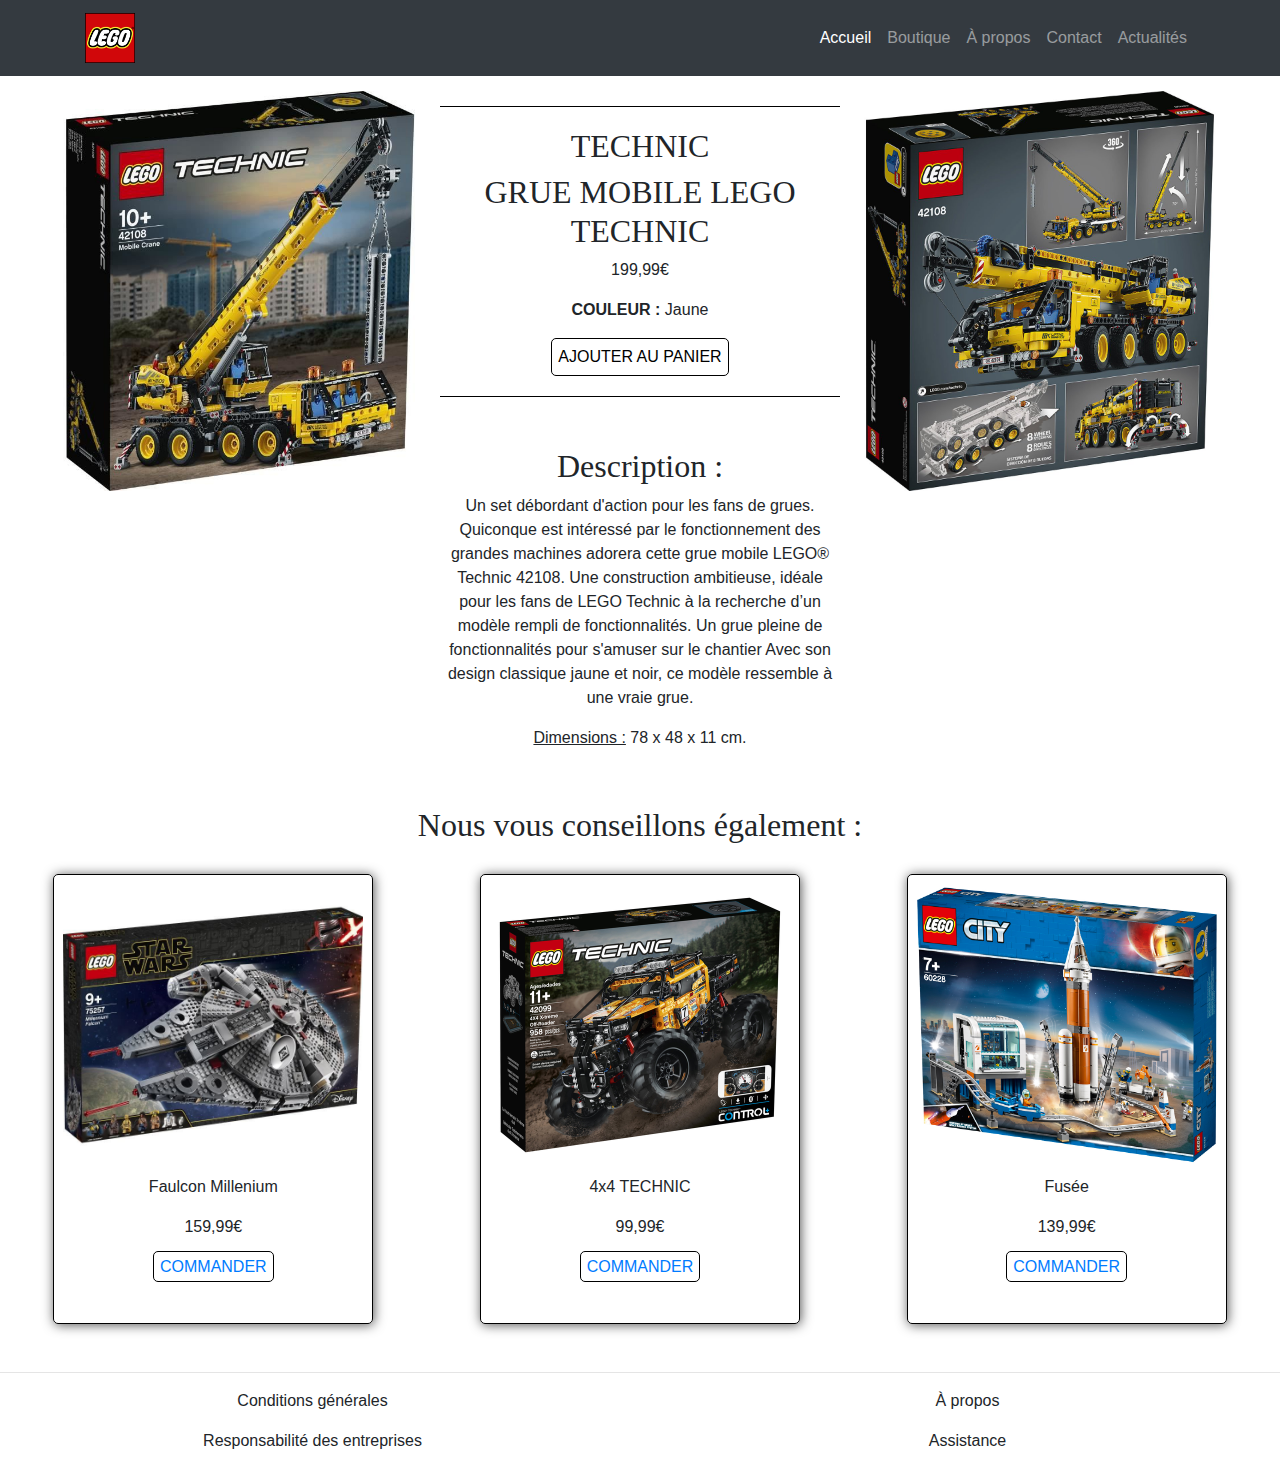
<file: Projet web antoine rollet G1S1A/code/produit.html>
<!doctype html>


<html lang="fr">
  <head>
    <meta charset="utf-8">
    <meta name="viewport" content="width=device-width, initial-scale=1, shrink-to-fit=no">

    <link rel="stylesheet" type="text/css" href="style.css">
    <link href="https://fonts.googleapis.com/css?family=Abril+Fatface&display=swap" rel="stylesheet">
    <link rel="stylesheet" href="https://stackpath.bootstrapcdn.com/bootstrap/4.3.1/css/bootstrap.min.css" integrity="sha384-ggOyR0iXCbMQv3Xipma34MD+dH/1fQ784/j6cY/iJTQUOhcWr7x9JvoRxT2MZw1T" crossorigin="anonymous">

    <title>LEGO</title>
  </head>


  <body>

      <nav class="navbar navbar-expand-lg navbar navbar-dark bg-dark sticky-top">
        <div class="container">
      <a class="navbar-brand" href="#"><img src="../images/logo.png" class="logo" alt="Logo"></a>
  <button class="navbar-toggler" type="button" data-toggle="collapse" data-target="#navbarSupportedContent" aria-controls="navbarSupportedContent" aria-expanded="false" aria-label="Toggle navigation">
    <span class="navbar-toggler-icon"></span>
  </button>

  <div class="collapse navbar-collapse" id="navbarSupportedContent">
    <ul class="navbar-nav mr-auto w-100 justify-content-end">
      <li class="nav-item active">
        <a class="nav-link" href="index.html">Accueil<span class="sr-only">(current)</span></a>
      </li>
      <li class="nav-item">
        <a class="nav-link" href="boutique.html">Boutique</a>
      </li>
      <li class="nav-item"> 
        <a class="nav-link" href="Apropos.html">À propos</a>
      </li>
      <li class="nav-item">
        <a class="nav-link" href="contact.html">Contact</a>
      </li>
      <li class="nav-item">
        <a class="nav-link" href="actualite.html">Actualités</a>
      </li>
    
    </ul>
  </div>
</div>
</nav>

<div class="section1">
<div class="produit">

  <div class="P">
    <img src="../images/produit1.png" class="sacproduit" alt="sac en cuir">
  </div>

  <div class="P p1">
  <div class="produitA">
    <h2>TECHNIC</h2>
    <h2>GRUE MOBILE LEGO TECHNIC</h2>
    <p>199,99€</p>
    <p><strong>COULEUR :</strong> Jaune</p>
      <button class="bouton"> 
        AJOUTER AU PANIER
      </button>
  </div>
  <div class="description">
    <h2>Description :</h2>
     <p> Un set débordant d'action pour les fans de grues. Quiconque est intéressé par le fonctionnement des grandes machines adorera cette grue mobile LEGO® Technic 42108. Une construction ambitieuse, idéale pour les fans de LEGO Technic à la recherche d’un modèle rempli de fonctionnalités. Un grue pleine de fonctionnalités pour s'amuser sur le chantier Avec son design classique jaune et noir, ce modèle ressemble à une vraie grue. </p>
     <p><span class="dimensions">Dimensions :</span> 78 x 48 x 11 cm.</p>
  </div>
  </div>

  <div class="P">
    <img src="../images/produit2.png" class="sacproduit" alt="sac en cuir">
  </div>

</div>
</div>

<section class="section2">

    <h2>Nous vous conseillons également :</h2>

  <div class="section3">

    <div class="similaire"> 
      <img src="../images/sac7.jpg" class="new" alt="produit7">
      <p>Faulcon Millenium</p>
      <p>159,99€</p>
      <a href="produit.html" class="bouton">COMMANDER</a>
    </div>

    <div class="similaire">
      <img src="../images/sac2.jpg" class="new " alt="produit2">
      <p>4x4 TECHNIC</p>
      <p>99,99€</p>
      <a href="produit.html" class="bouton">COMMANDER</a>
    </div>

    <div class="similaire">
      <img src="../images/sac5.jpg" class="new" alt="produit5">
      <p>Fusée</p>
      <p>139,99€</p>
      <a href="produit.html" class="bouton">COMMANDER</a>
    </div>

  </div>
</section>

<hr class="mt-5">
<footer class="row text-center d-flex">
  <div class="col-sm-6">
  <p>Conditions générales</p>
  <p>Responsabilité des entreprises</p>
  </div>

  <div class="col-sm-6">
  <p>À propos</p>
  <p>Assistance</p>
  </div>
</footer>
  







</body>
</html>
</file>
<file: Projet web antoine rollet G1S1A/code/style.css>
/*Page accueil et boutique et contact*/

h2{
	font-family: 'Pacifico', cursive;
}

.logo{
	height:50px;
}

.ncollection{
	height:500px;
}

.new{
	height:300px;
}

.button{
	color:white;
}

#map{
border: 1px solid black;}

.insta{
	height:400px;
}

.grande-image{
width: 100%;
}



/*Page produit*/

.section1{
	background-color: #F2F2F2
}

.produit{
	display:flex;
	flex-direction:row;
	justify-content:space-between;
	align-items:center;
	flex-wrap:wrap;
	text-align:center;
}
.produitA{
	border-top:1px black solid;
	border-bottom: 1px black solid;
	padding: 20px
}

.p1{margin-top: 30px}

.description{
	padding-top:50px;
}

.dimensions{
	text-decoration: underline;
}

.P{
	width:400px;
	height:600px;
}

.sacproduit{
	height:400px;
}

.section2{
	margin-top: 100px;
	text-align:center;
}

.section3{
	display:flex;
	flex-direction:row;
	justify-content:space-around;
	align-items:center;
	flex-wrap:wrap;

	margin-top:30px;
}

.similaire{
	width:320px;
	height:450px;

	border:1px solid black;
	border-radius: 5px;
	box-shadow: 1px 1px 12px #555;
}

.bouton{
	padding: 6px;
	background-color: white;
	border: 1px solid black;
	border-radius: 5px;
}

.bouton:hover{
	background-color: #262523;
	color:white;
}



/*Page actualité*/

.section5{
	display:flex;
	flex-direction:row;
	justify-content:space-around;
	align-items:center;
	flex-wrap:wrap;

	margin-top:30px;
}

.similaire2{
	width:600px;
	height:450px;

	border:1px solid black;
	border-radius: 5px;
	box-shadow: 1px 1px 12px #555;
}

.date{
	color:#ABC8E2;
}

.actualité{
	height:200px;
	width:100%;
	margin-bottom: 50px;
}



/*Page à propos*/

#banniereV{
	width:1440px;
	height:334px;
	-moz-box-shadow: 8px 8px 12px #aaa; 
  	-webkit-box-shadow: 8px 8px 12px #aaa; 
  	box-shadow: 0px 8px 12px #555;
}


.premier{
	margin-top: 70px;
	margin-left: 60px;
	text-decoration: underline;
}

.troisieme{
	margin-top: 200px;
	margin-left: 60px;
	text-decoration: underline;
	text-align: center;
}


.marque{
	margin-top: 30px;
	margin-left: 25px;
	width: 550px;
}


#fonda{
	height: 300px;
	width: 430px;
	float: left;
	margin-left: 90px;
	margin-top: 70px;
	border:1px solid black;
	-moz-box-shadow: 8px 8px 12px #aaa; 
  	-webkit-box-shadow: 8px 8px 12px #aaa; 
  	box-shadow: 0px 8px 12px #555;
 	margin-bottom: 30px;
}

#gris{
	height: 300px;
	width: 300px;
	float: right;
	margin-top: -250px;
	margin-right: 200px;
	border:1px solid black;
	-moz-box-shadow: 8px 8px 12px #aaa; 
	-webkit-box-shadow: 8px 8px 12px #aaa; 
	box-shadow: 0px 8px 12px #555;
	margin-bottom: 30px;
}

.deuxieme{
	margin-top: 160px;
	text-align: right;
	text-decoration: underline;
	margin-right: 50px;
}

.equipe{
	margin-top: 30px;
	text-align: right;
	margin-right: 25px;
}

.section1{
	display:flex;
	flex-direction:row;
	justify-content:space-around;
	align-items:center;
	flex-wrap:wrap;
	background-color: white;

	text-align:center;
}

.parcours{
	margin-top: 50px;
	width:500px;
	height:200px;
}

.photo{
	width:100px;
	float:left;
	margin-right: 10px;
	border:1px solid black;
}

.nomavis{
	text-align: right;
	font-weight: bold;
}
</file>
